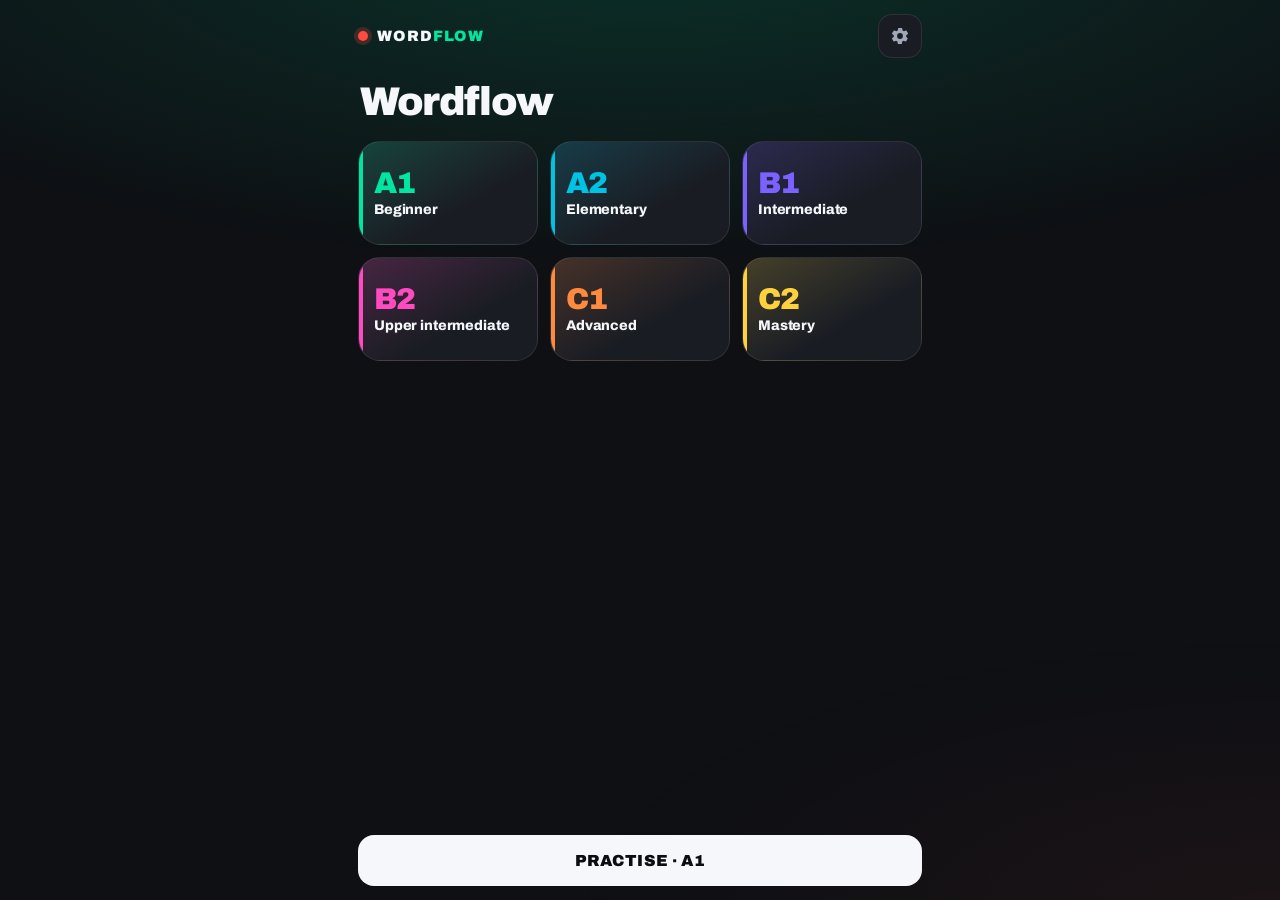
<file: index.html>
<!DOCTYPE html>
<html lang="en">
<head>
<meta charset="UTF-8">
<meta name="viewport" content="width=device-width, initial-scale=1, viewport-fit=cover, user-scalable=no, interactive-widget=resizes-content">
<meta name="theme-color" content="#0E1014">
<meta name="mobile-web-app-capable" content="yes">
<meta name="apple-mobile-web-app-capable" content="yes">
<meta name="apple-mobile-web-app-status-bar-style" content="black-translucent">
<meta name="color-scheme" content="dark">
<meta name="description" content="Wordflow — fill the missing word. An unlimited English trainer from A1 to C2.">
<title>Wordflow — English gap trainer</title>
<link rel="preconnect" href="https://fonts.googleapis.com">
<link rel="preconnect" href="https://fonts.gstatic.com" crossorigin>
<link href="https://fonts.googleapis.com/css2?family=Archivo:wght@500;600;700;800;900&family=Courier+Prime:wght@400;700&display=swap" rel="stylesheet">
<link rel="stylesheet" href="css/style.css">
</head>
<body>

<!-- ============ HOME ============ -->
<section class="screen on" id="home">
  <header class="topbar">
    <div class="brandmark">
      <span class="dot"></span>
      <span>WORD<em>FLOW</em></span>
    </div>
    <button class="icon-btn" id="openSettings" aria-label="Settings">
      <svg viewBox="0 0 24 24" width="20" height="20" aria-hidden="true"><path fill="currentColor" d="M12 15.5A3.5 3.5 0 1 1 15.5 12 3.5 3.5 0 0 1 12 15.5m7.43-2.53a7.6 7.6 0 0 0 0-1.94l2.03-1.58a.5.5 0 0 0 .12-.62l-1.92-3.32a.5.5 0 0 0-.6-.22l-2.39.96a7.3 7.3 0 0 0-1.68-.97l-.36-2.54a.5.5 0 0 0-.5-.42h-3.84a.5.5 0 0 0-.5.42l-.36 2.54a7.3 7.3 0 0 0-1.68.97l-2.39-.96a.5.5 0 0 0-.6.22L2.42 8.83a.5.5 0 0 0 .12.62l2.03 1.58a7.6 7.6 0 0 0 0 1.94l-2.03 1.58a.5.5 0 0 0-.12.62l1.92 3.32a.5.5 0 0 0 .6.22l2.39-.96a7.3 7.3 0 0 0 1.68.97l.36 2.54a.5.5 0 0 0 .5.42h3.84a.5.5 0 0 0 .5-.42l.36-2.54a7.3 7.3 0 0 0 1.68-.97l2.39.96a.5.5 0 0 0 .6-.22l1.92-3.32a.5.5 0 0 0-.12-.62Z"/></svg>
    </button>
  </header>

  <div class="hero">
    <h1>Wordflow</h1>
  </div>

  <div class="scroller">
    <div class="level-grid" id="levelList"></div>
  </div>

  <button class="cta" id="quickPlay">Practise</button>
</section>

<!-- ============ GAME ============ -->
<section class="screen" id="game">
  <header class="hud">
    <button class="icon-btn" id="quitBtn" aria-label="Quit run">
      <svg viewBox="0 0 24 24" width="18" height="18" aria-hidden="true"><path fill="none" stroke="currentColor" stroke-width="2.2" stroke-linecap="round" d="M6 6l12 12M18 6L6 18"/></svg>
    </button>
    <div class="track"><i id="trackFill" style="width:0%"></i></div>
    <div class="qcount" id="qCount">1 / 10</div>
  </header>

  <div class="slate">
    <div class="slate-head">
      <span class="topic-tag" id="catTag">Topic</span>
      <span class="streak" id="streak"></span>
    </div>
    <p class="sentence" id="sentence"></p>
    <p class="feedback" id="feedback"></p>
  </div>

  <div class="hint-zone" id="hintZone"></div>
  <div id="answerZone"></div>
  <button class="cta" id="actionBtn" hidden>Check</button>
</section>

<!-- ============ RESULTS ============ -->
<section class="screen" id="results">
  <div class="result-head">
    <h2 class="result-title" id="resTitle">Run complete</h2>
    <p class="result-sub" id="resSub">B1 · 8 of 10 correct</p>
  </div>

  <div class="grid-stats">
    <div class="stat"><b id="stAcc">0%</b><span>Accuracy</span></div>
    <div class="stat"><b id="stCorrect">0/0</b><span>Correct</span></div>
    <div class="stat"><b id="stStreak">0</b><span>Best run</span></div>
  </div>

  <div class="scroller">
    <span class="section-label" id="reviewLabel">Worth another look</span>
    <div class="review" id="review"></div>
  </div>

  <div class="row">
    <button class="cta ghost" id="homeBtn">Home</button>
    <button class="cta" id="againBtn">Play again</button>
  </div>
</section>

<!-- ============ RUN SETUP — asked every time a level is picked ============ -->
<div class="sheet-wrap" id="setupWrap">
  <div class="scrim" id="setupScrim"></div>
  <div class="sheet" role="dialog" aria-label="Set up this run">
    <div class="grabber"></div>
    <h2 id="setupTitle">Beginner</h2>
    <p class="note" id="setupSub"></p>

    <div class="opt">
      <label id="lblMode">Answer with</label>
      <div class="picker" id="pickMode" role="group" aria-labelledby="lblMode">
        <button data-mode="tap" aria-pressed="false">
          <svg viewBox="0 0 24 24" width="30" height="30" aria-hidden="true"><g fill="none" stroke="currentColor" stroke-width="1.8"><rect x="2.5" y="4.5" width="8.5" height="6" rx="2"/><rect x="13" y="4.5" width="8.5" height="6" rx="2"/><rect x="2.5" y="13.5" width="8.5" height="6" rx="2"/><rect x="13" y="13.5" width="8.5" height="6" rx="2"/></g></svg>
          <span>Word tiles</span>
        </button>
        <button data-mode="type" aria-pressed="false">
          <svg viewBox="0 0 24 24" width="30" height="30" aria-hidden="true"><g fill="none" stroke="currentColor" stroke-width="1.8" stroke-linecap="round"><rect x="1.8" y="5.5" width="20.4" height="13" rx="2.6"/><path d="M5.6 9.2h.01M9 9.2h.01M12.4 9.2h.01M15.8 9.2h.01M19.2 9.2h.01M5.6 12.4h.01M9 12.4h.01M12.4 12.4h.01M15.8 12.4h.01M19.2 12.4h.01M8.2 15.4h7.6"/></g></svg>
          <span>Keyboard</span>
        </button>
      </div>
      <p class="note" id="modeNote"></p>
    </div>

    <div class="opt">
      <label id="lblCount">How many lines in this run?</label>
      <div class="seg" id="segCount" role="group" aria-labelledby="lblCount"></div>
    </div>

    <button class="cta" id="startRunBtn">Start</button>
    <button class="cta ghost" id="cancelSetup">Cancel</button>
  </div>
</div>

<!-- ============ SETTINGS ============ -->
<div class="sheet-wrap" id="sheetWrap">
  <div class="scrim" id="scrim"></div>
  <div class="sheet" role="dialog" aria-label="Settings">
    <div class="grabber"></div>
    <h2>Settings</h2>

    <div class="opt">
      <div class="toggle-row">
        <span>Sound</span>
        <button class="sw" data-set="sound" role="switch" aria-checked="false" aria-label="Sound"></button>
      </div>
      <div class="toggle-row">
        <span>Vibration</span>
        <button class="sw" data-set="haptics" role="switch" aria-checked="false" aria-label="Vibration"></button>
      </div>
    </div>

    <button class="danger" id="resetBtn">Reset all progress</button>
    <button class="cta" id="closeSheet">Done</button>
  </div>
</div>

<div class="toast" id="toast"></div>

<script type="module" src="js/main.js"></script>
</body>
</html>
</file>
<file: css/style.css>
/* =====================================================================
   WORDFLOW — Switch-style dark theme
   Charcoal surfaces, neon per-level accents, white selection rings.
   Monospace (Courier) treatment for the sentence card.
   ===================================================================== */
:root{
  --bg:#0E1014;
  --surface:#191C23;
  --surface-2:#222630;
  --surface-3:#2C313D;
  --line:rgba(255,255,255,.09);
  --line-2:rgba(255,255,255,.18);

  --text:#F5F7FA;
  --muted:#A0A8B8;

  --accent:#00C3E3;          /* set per level from JS */
  --red:#FF4A3D;             /* Joy-Con neon red */
  --good:#3CE08A;
  --bad:#FF5E6C;
  --gold:#FFD23D;

  --pad:18px;
  --r-lg:22px;
  --r-md:16px;
  --r-sm:12px;

  --safe-t:env(safe-area-inset-top,0px);
  --safe-b:env(safe-area-inset-bottom,0px);

  --ui:'Archivo','Segoe UI',Roboto,system-ui,sans-serif;
  --script:'Courier Prime','Courier New',ui-monospace,monospace;
}

*{box-sizing:border-box;margin:0;padding:0;-webkit-tap-highlight-color:transparent}
html,body{height:100%}
body{
  background:var(--bg);
  color:var(--text);
  font-family:var(--ui);
  overscroll-behavior:none;
  -webkit-user-select:none;user-select:none;
  touch-action:manipulation;
}
body::before{
  content:'';position:fixed;inset:0;z-index:-1;pointer-events:none;
  background:
    radial-gradient(110% 55% at 50% -8%, color-mix(in srgb, var(--accent) 16%, transparent), transparent 68%),
    radial-gradient(80% 45% at 100% 102%, rgba(255,74,61,.06), transparent 70%);
  transition:background .45s ease;
}
button,input{font-family:inherit;color:inherit;font-size:100%}
button{border:0;background:none;cursor:pointer}

/* ---------- screens ---------- */
.screen{
  position:fixed;inset:0;
  display:none;flex-direction:column;gap:14px;
  padding:calc(var(--safe-t) + 14px) var(--pad) calc(var(--safe-b) + 14px);
  max-width:600px;margin:0 auto;
  animation:rise .26s cubic-bezier(.2,.8,.3,1);
}
.screen.on{display:flex}
@keyframes rise{from{opacity:0;transform:translateY(12px)}to{opacity:1;transform:none}}

.scroller{
  flex:1;min-height:0;overflow-y:auto;-webkit-overflow-scrolling:touch;
  margin:0 calc(var(--pad)*-1);padding:2px var(--pad) 8px;
}
.section-label{
  display:block;font-size:11px;font-weight:800;letter-spacing:.16em;
  text-transform:uppercase;color:var(--muted);margin-bottom:10px;
}

/* ---------- top bar ---------- */
.topbar{display:flex;align-items:center;justify-content:space-between;gap:12px}
.brandmark{
  display:flex;align-items:center;gap:9px;
  font-weight:900;font-size:15px;letter-spacing:.06em;
}
.brandmark em{font-style:normal;color:var(--accent);transition:color .45s}
.brandmark .dot{
  width:10px;height:10px;border-radius:50%;background:var(--red);
  box-shadow:0 0 0 4px color-mix(in srgb, var(--red) 22%, transparent);
}
.icon-btn{
  width:44px;height:44px;flex:0 0 44px;border-radius:14px;
  background:var(--surface);border:1px solid var(--line);
  display:grid;place-items:center;color:var(--muted);
  transition:transform .12s ease, background .2s, color .2s;
}
.icon-btn:hover{color:var(--text);background:var(--surface-2)}
.icon-btn:active{transform:scale(.92)}

/* ---------- hero ---------- */
.hero{padding:10px 2px 2px}
.hero h1{font-size:clamp(30px,8.5vw,40px);line-height:1.02;font-weight:900;letter-spacing:-.035em}

/* ---------- level tiles (Switch home menu) ---------- */
.level-grid{
  display:grid;grid-template-columns:repeat(2,1fr);gap:12px;
}
.lvl{
  position:relative;display:flex;flex-direction:column;gap:4px;justify-content:center;
  min-height:104px;padding:16px 15px;border-radius:var(--r-lg);text-align:left;
  background:
    linear-gradient(150deg, color-mix(in srgb, var(--c) 20%, var(--surface)) 0%, var(--surface) 62%);
  border:1px solid var(--line);
  color:var(--text);overflow:hidden;
  transition:transform .14s cubic-bezier(.2,.8,.3,1), box-shadow .18s, border-color .18s;
}
.lvl::after{
  content:'';position:absolute;left:0;top:0;bottom:0;width:4px;background:var(--c);
}
.lvl:hover{transform:translateY(-2px);border-color:var(--line-2)}
.lvl:active{transform:scale(.975)}
.lvl-code{
  font-size:30px;font-weight:900;letter-spacing:-.03em;color:var(--c);line-height:1;
}
.lvl-name{font-size:14px;font-weight:800;letter-spacing:-.01em}

/* ---------- primary button ---------- */
.cta{
  width:100%;padding:17px;border-radius:var(--r-md);
  background:var(--text);color:#0B0D11;
  font-weight:900;font-size:16px;letter-spacing:.03em;text-transform:uppercase;
  transition:transform .12s ease, opacity .2s;
}
.cta:active{transform:scale(.98)}
.cta.ghost{background:transparent;border:1.5px solid var(--line-2);color:var(--text)}
.cta[hidden]{display:none}
.row{display:flex;gap:10px}
.row .cta{flex:1}

/* ---------- game HUD ---------- */
.hud{display:flex;align-items:center;gap:10px}
.hud .icon-btn{width:38px;height:38px;flex:0 0 38px;border-radius:12px}
.track{flex:1;height:7px;border-radius:99px;background:var(--surface-2);overflow:hidden}
.track i{display:block;height:100%;background:var(--accent);border-radius:99px;transition:width .32s ease}
.qcount{font-size:12px;font-weight:800;color:var(--muted);min-width:46px;text-align:right;font-variant-numeric:tabular-nums}

/* ---------- the sentence slate ---------- */
.slate{
  flex:1;min-height:0;display:flex;flex-direction:column;gap:14px;
  padding:22px 18px;border-radius:var(--r-lg);
  background:var(--surface);border:1px solid var(--line);
  position:relative;overflow:hidden;
}
.slate::before{
  content:'';position:absolute;inset:0 0 auto;height:3px;
  background:linear-gradient(90deg,var(--accent),transparent);
}
.slate-head{display:flex;align-items:center;justify-content:space-between;gap:10px;min-height:22px}
.topic-tag{
  font-size:10.5px;font-weight:800;letter-spacing:.14em;text-transform:uppercase;color:var(--muted);
}
.streak{
  font-size:10.5px;font-weight:800;letter-spacing:.1em;text-transform:uppercase;
  color:var(--gold);opacity:0;transform:translateY(-3px);transition:.22s;white-space:nowrap;
}
.streak.on{opacity:1;transform:none}

/* head stays pinned to the top of the slate; the line itself sits in the
   optical centre of whatever space is left */
.sentence{
  margin-top:auto;
  font-family:var(--script);
  font-size:clamp(17px,4.9vw,22px);line-height:1.85;font-weight:400;
  color:var(--text);
}
.slot{
  display:inline-block;min-width:58px;padding:0 5px;margin:0 1px;
  text-align:center;font-family:var(--script);font-weight:700;
  color:var(--accent);
  border-bottom:2px dashed color-mix(in srgb, var(--accent) 55%, transparent);
  transition:color .2s, border-color .2s;
}
.slot.filled{border-bottom-style:solid}
.slot.good{color:var(--good);border-color:var(--good)}
.slot.bad{color:var(--bad);border-color:var(--bad);animation:shake .3s}
@keyframes shake{25%{transform:translateX(-5px)}75%{transform:translateX(5px)}}

.feedback{margin-bottom:auto;font-size:13.5px;font-weight:700;min-height:19px;color:var(--muted)}
.feedback.good{color:var(--good)}
.feedback.bad{color:var(--bad)}
.feedback b{color:var(--good);font-weight:800}

/* ---------- hint ---------- */
.hint-zone{min-height:0}
.hint{
  width:100%;padding:11px;border-radius:var(--r-sm);
  background:var(--surface);border:1px dashed var(--line-2);
  font-size:12.5px;font-weight:800;letter-spacing:.04em;color:var(--muted);
  transition:transform .12s, color .2s, border-color .2s;
}
.hint:hover{color:var(--text);border-color:var(--muted)}
.hint:active{transform:scale(.97)}
.hint.used{
  border-style:solid;border-color:color-mix(in srgb,var(--gold) 40%,transparent);
  color:var(--gold);cursor:default;
}

/* ---------- answers ---------- */
.tiles{display:grid;grid-template-columns:repeat(2,1fr);gap:9px}
.tile{
  padding:15px 10px;border-radius:var(--r-md);min-height:54px;
  background:var(--surface-2);border:1px solid var(--line-2);
  font-weight:700;font-size:15.5px;color:var(--text);
  transition:transform .12s, background .18s, border-color .18s, opacity .2s;
}
.tile:hover{background:var(--surface-3)}
.tile:active{transform:scale(.96)}
.tile.gone{opacity:0;pointer-events:none;transform:scale(.9)}
.tile.pick-good{background:var(--good);color:#062012;border-color:var(--good)}
.tile.pick-bad{background:var(--bad);color:#2A0810;border-color:var(--bad)}

.typebox{
  display:flex;align-items:center;padding:0 16px;
  background:var(--surface-2);border:1.5px solid var(--line-2);border-radius:var(--r-md);
  transition:border-color .2s;
}
.typebox:focus-within{border-color:var(--accent)}
.typebox input{
  flex:1;min-width:0;background:none;border:0;outline:none;
  font-size:17px;font-weight:700;padding:16px 0;color:var(--text);
}
.typebox input::placeholder{color:var(--muted);font-weight:500}

/* ---------- results ---------- */
.result-head{text-align:center;padding:20px 0 4px}
.result-title{font-size:27px;font-weight:900;letter-spacing:-.025em}
.result-sub{font-size:13.5px;color:var(--muted);margin-top:6px}
.grid-stats{display:grid;grid-template-columns:repeat(3,1fr);gap:9px}
.stat{
  background:var(--surface);border:1px solid var(--line);border-radius:var(--r-md);
  padding:14px 8px;text-align:center;
}
.stat b{display:block;font-size:21px;font-weight:900;font-variant-numeric:tabular-nums}
.stat span{font-size:9.5px;letter-spacing:.13em;text-transform:uppercase;color:var(--muted)}
.review{display:flex;flex-direction:column;gap:8px}
.review-item{
  background:var(--surface);border:1px solid var(--line);border-left:3px solid var(--bad);
  border-radius:var(--r-sm);padding:11px 13px;
  font-family:var(--script);font-size:13.5px;line-height:1.65;color:var(--muted);
}
.review-item b{color:var(--good);font-weight:700}
.review-item.clean{border-left-color:var(--good);font-family:var(--ui);font-size:13px}
#reviewLabel[hidden]{display:none}

/* ---------- settings sheet ---------- */
.sheet-wrap{position:fixed;inset:0;z-index:60;display:none}
.sheet-wrap.on{display:block}
.scrim{position:absolute;inset:0;background:rgba(4,6,10,.72);backdrop-filter:blur(2px)}
.sheet{
  position:absolute;left:0;right:0;bottom:0;max-width:600px;margin:0 auto;
  background:var(--surface);border:1px solid var(--line);border-bottom:0;
  border-radius:26px 26px 0 0;
  padding:10px var(--pad) calc(var(--safe-b) + 18px);
  max-height:88vh;overflow-y:auto;
  animation:up .24s cubic-bezier(.2,.8,.3,1);
}
@keyframes up{from{transform:translateY(100%)}to{transform:none}}
.grabber{width:38px;height:4px;border-radius:99px;background:var(--surface-3);margin:0 auto 14px}
.sheet h2{font-size:19px;font-weight:900;letter-spacing:-.02em}
.opt{margin-top:20px}
.opt>label{
  display:block;font-size:10.5px;font-weight:800;letter-spacing:.14em;
  text-transform:uppercase;color:var(--muted);margin-bottom:9px;
}
.note{margin-top:9px;font-size:12px;color:var(--muted);line-height:1.5}
.sheet>.note{margin-top:6px}
.seg{display:flex;gap:6px}
.seg button{
  flex:1;padding:12px 4px;border-radius:var(--r-sm);
  background:var(--surface-2);border:1px solid transparent;
  font-weight:800;font-size:13px;color:var(--muted);
  transition:background .18s, color .18s;
}
.seg button:hover{color:var(--text)}
.seg button.on{background:var(--text);color:#0B0D11}

/* ---------- two-icon mode picker (run setup) ---------- */
.picker{display:grid;grid-template-columns:1fr 1fr;gap:10px}
.picker button{
  display:flex;flex-direction:column;align-items:center;gap:10px;
  padding:20px 10px 16px;border-radius:var(--r-md);
  background:var(--surface-2);border:1.5px solid transparent;
  font-weight:800;font-size:13px;color:var(--muted);
  transition:background .18s, color .18s, border-color .18s, transform .12s;
}
.picker button:hover{color:var(--text);background:var(--surface-3)}
.picker button:active{transform:scale(.97)}
.picker button.on{
  background:color-mix(in srgb, var(--accent) 14%, var(--surface-2));
  border-color:var(--accent);color:var(--text);
}
.picker button.on svg{color:var(--accent)}
.toggle-row{
  display:flex;align-items:center;justify-content:space-between;gap:14px;
  padding:13px 0;border-bottom:1px solid var(--line);
}
.toggle-row:last-child{border-bottom:0}
.toggle-row span{font-size:15px;font-weight:600}
.sw{
  width:50px;height:30px;flex:0 0 50px;border-radius:99px;
  background:var(--surface-3);position:relative;transition:background .2s;
}
.sw::after{
  content:'';position:absolute;top:3px;left:3px;width:24px;height:24px;border-radius:50%;
  background:var(--muted);transition:left .2s, background .2s;
}
.sw.on{background:color-mix(in srgb,var(--good) 38%,var(--surface-3))}
.sw.on::after{left:23px;background:var(--good)}
.danger{
  width:100%;text-align:left;padding:18px 0 6px;
  color:var(--bad);font-weight:800;font-size:14px;
}
.sheet .cta{margin-top:10px}

/* ---------- toast ---------- */
.toast{
  position:fixed;left:50%;top:calc(var(--safe-t) + 66px);transform:translate(-50%,-14px);
  background:var(--text);color:#0B0D11;padding:11px 18px;border-radius:99px;
  font-weight:900;font-size:13px;opacity:0;pointer-events:none;
  transition:.24s;z-index:70;white-space:nowrap;
}
.toast.on{opacity:1;transform:translate(-50%,0)}

/* ---------- focus ring (Switch selection) ---------- */
:focus-visible{
  outline:3px solid #FFFFFF;outline-offset:2px;border-radius:var(--r-sm);
}
.lvl:focus-visible{outline-offset:3px;border-radius:var(--r-lg)}

@media (prefers-reduced-motion:reduce){
  *{animation:none!important;transition:none!important}
}

/* ---------- wider screens ---------- */
@media (min-width:520px){
  .level-grid{grid-template-columns:repeat(3,1fr)}
  .tiles{grid-template-columns:repeat(3,1fr)}
}
</file>
